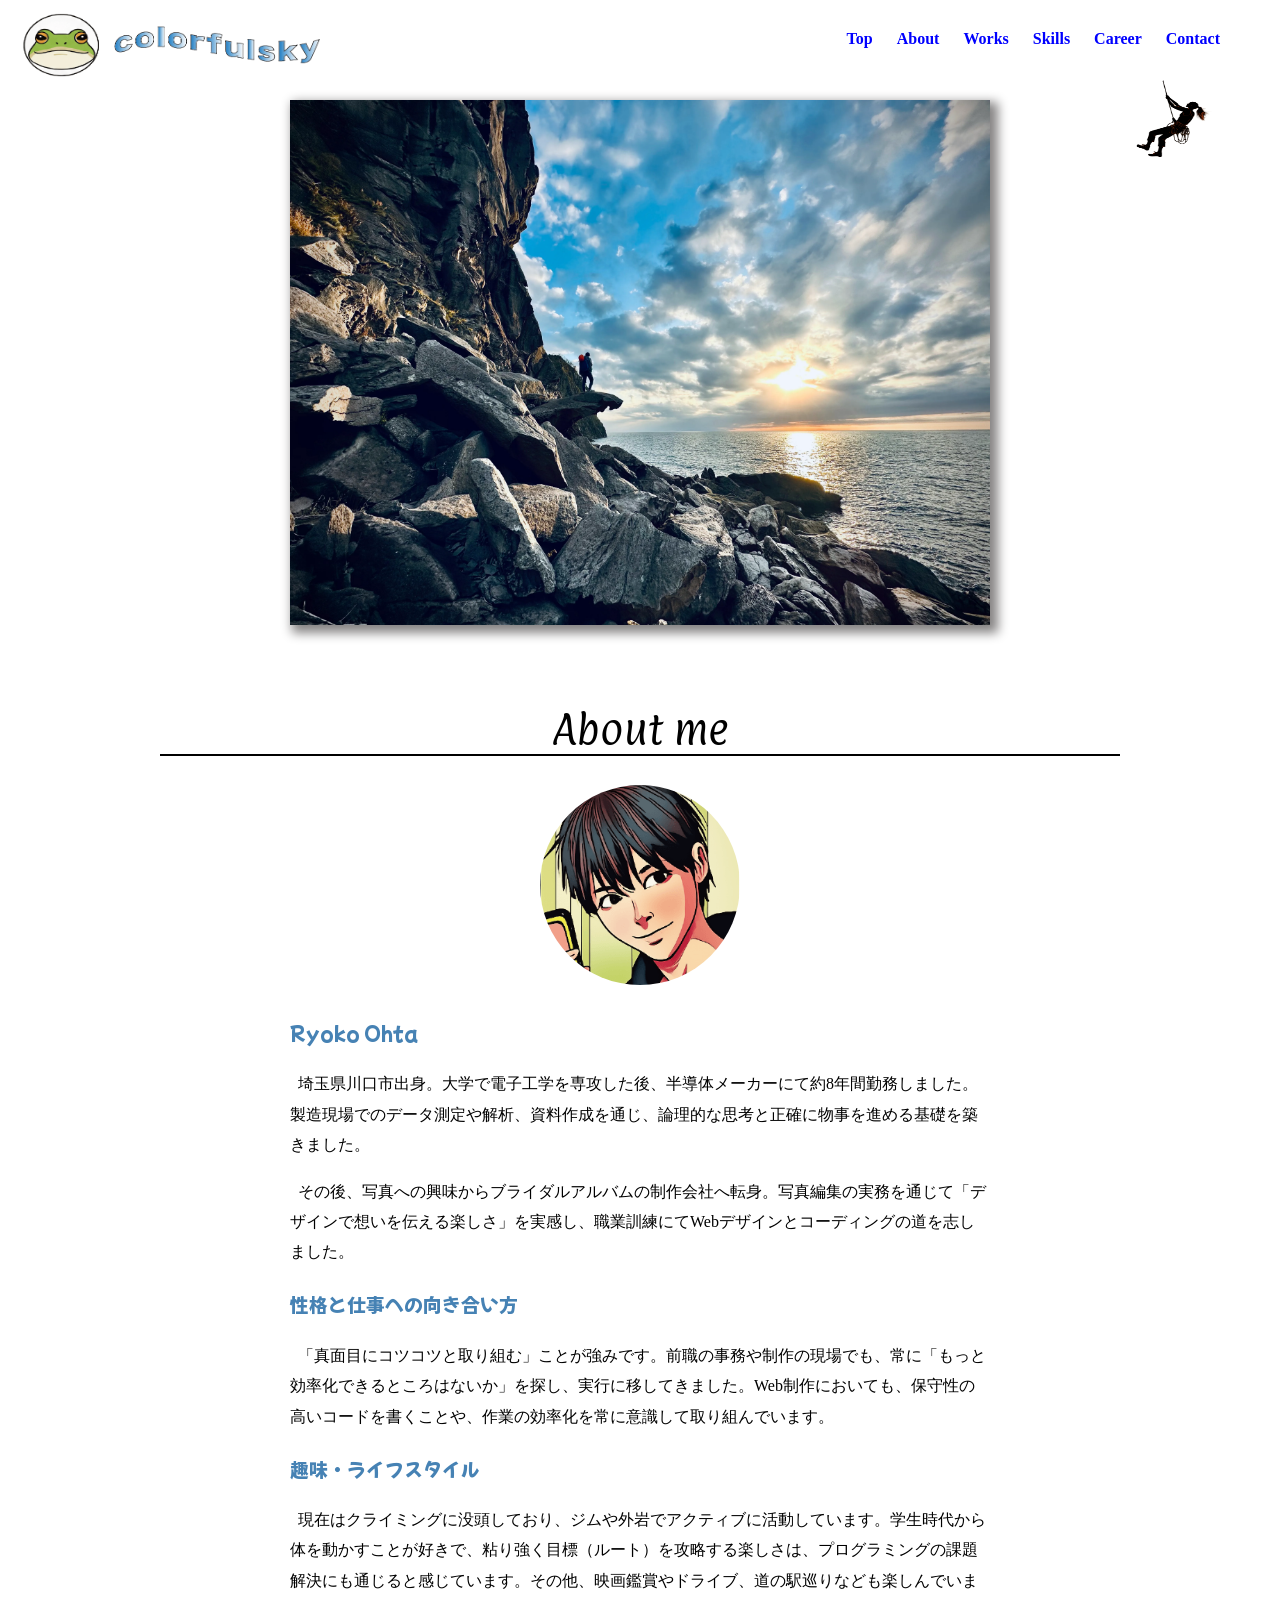
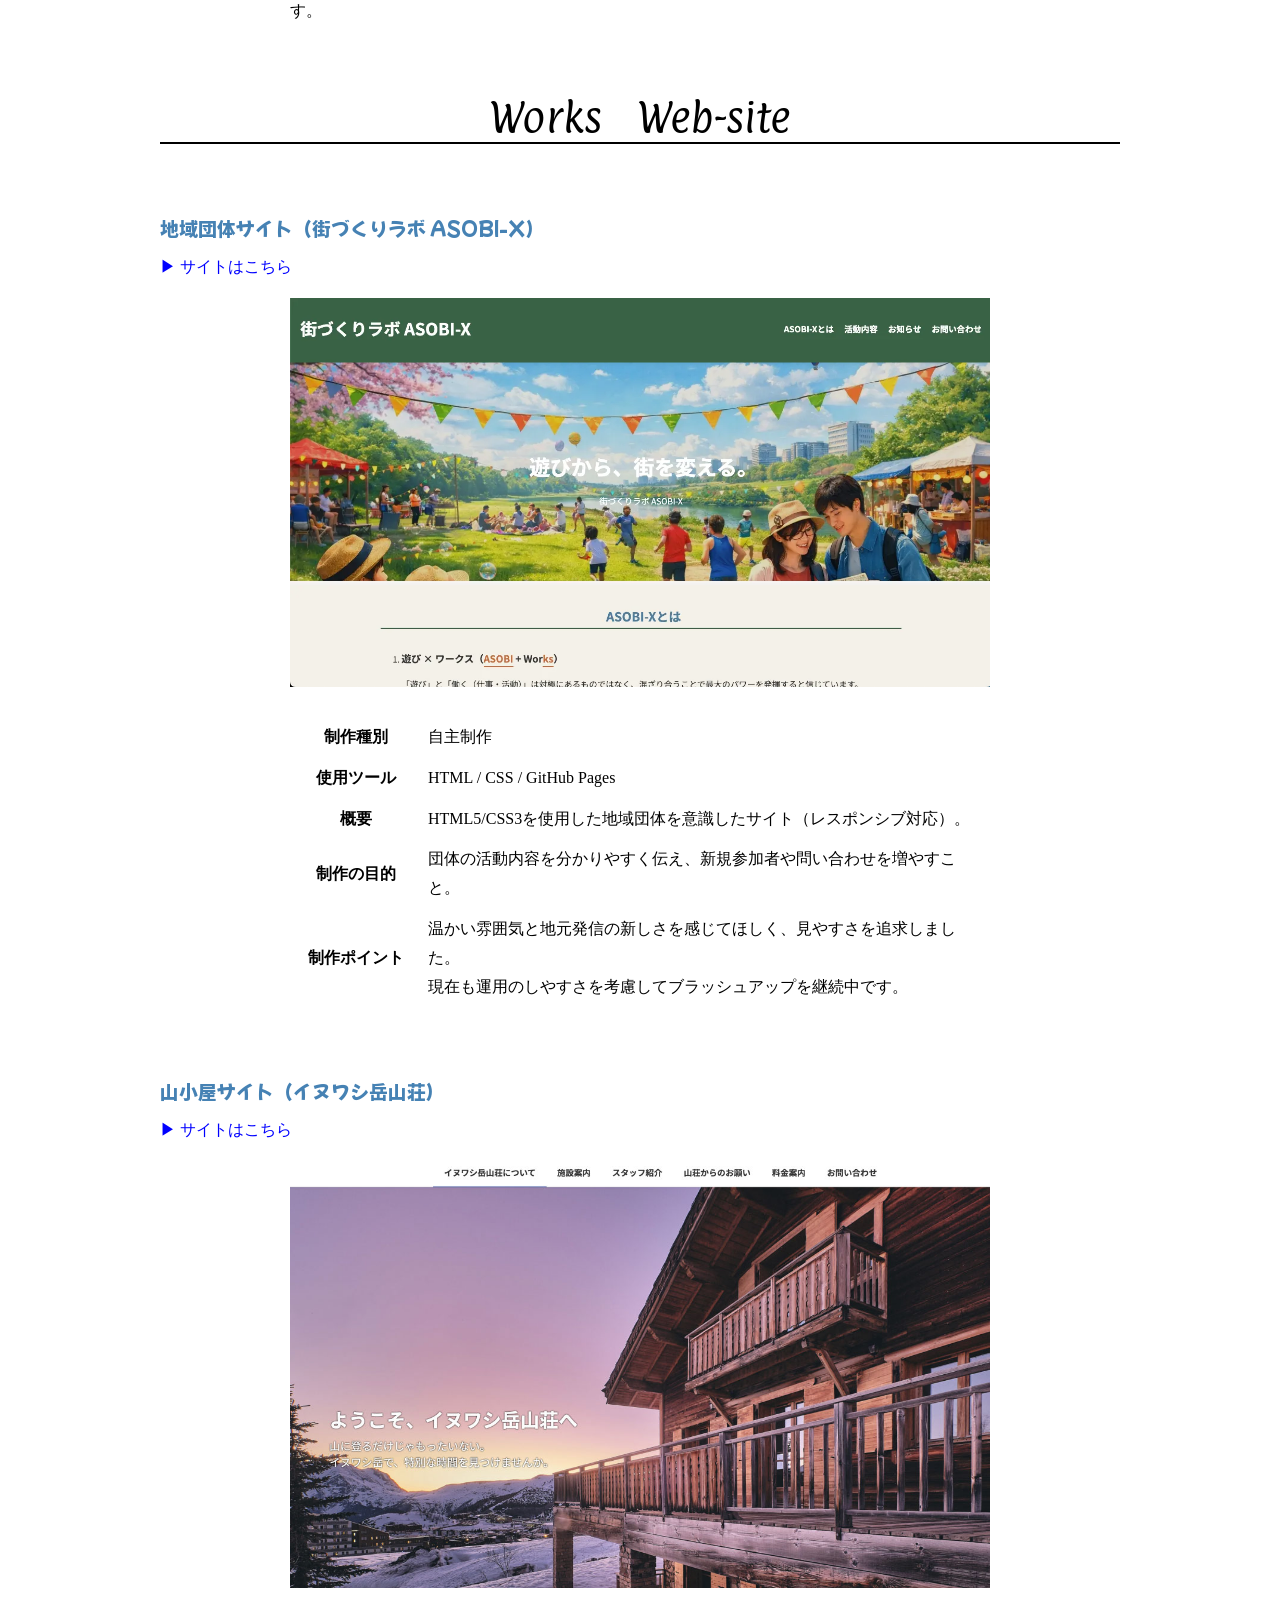
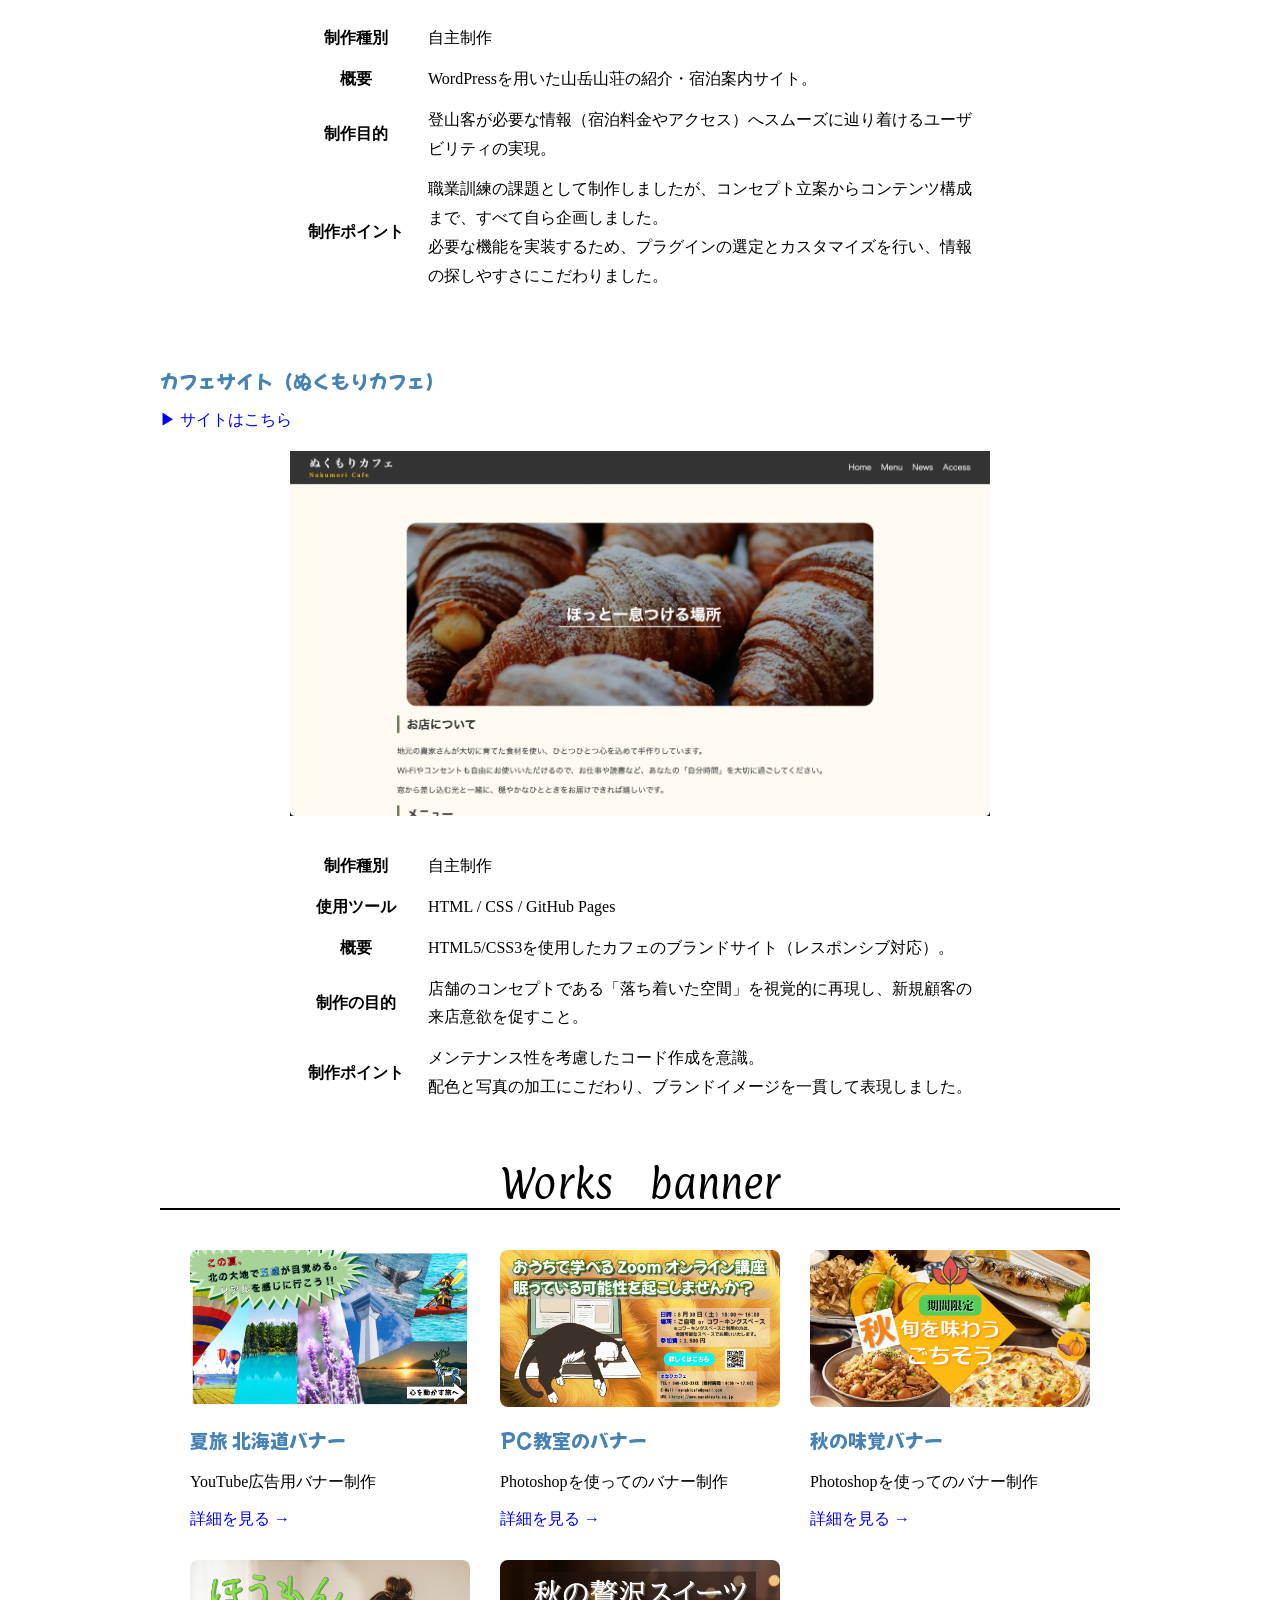
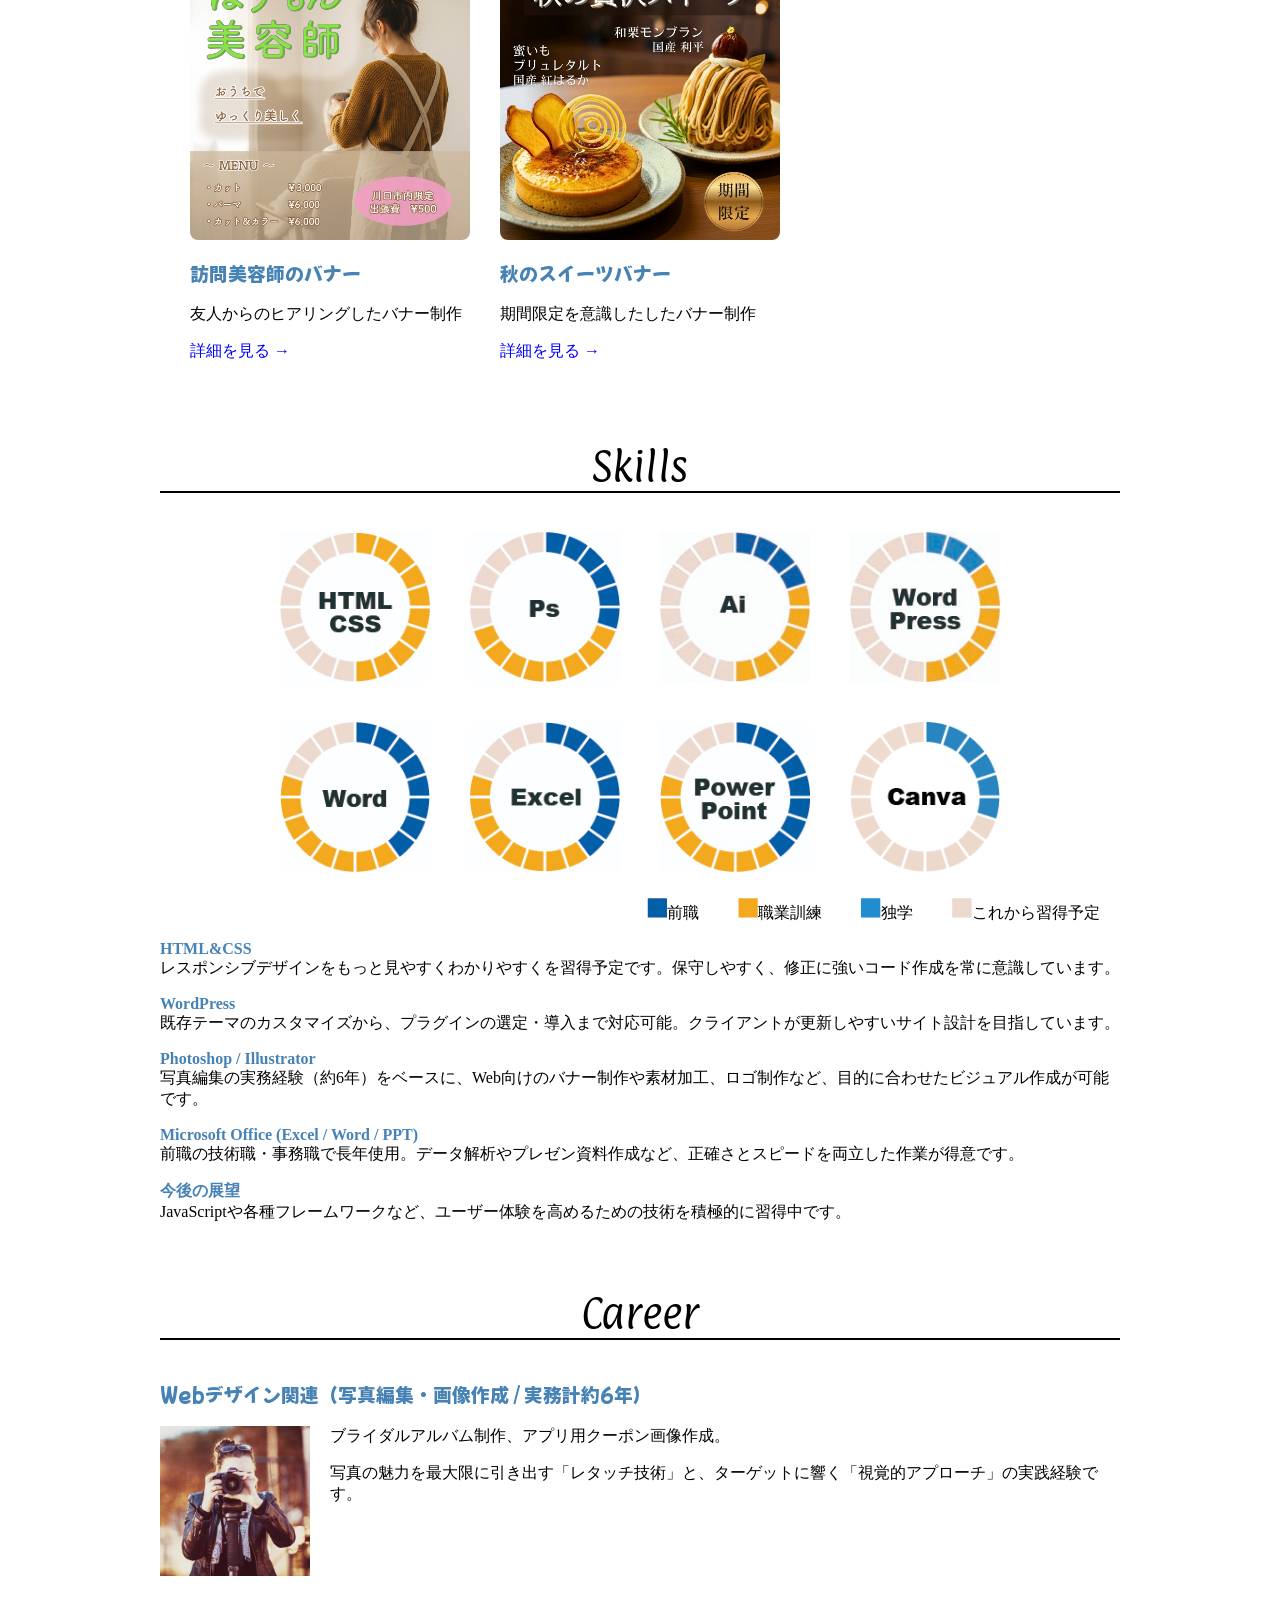
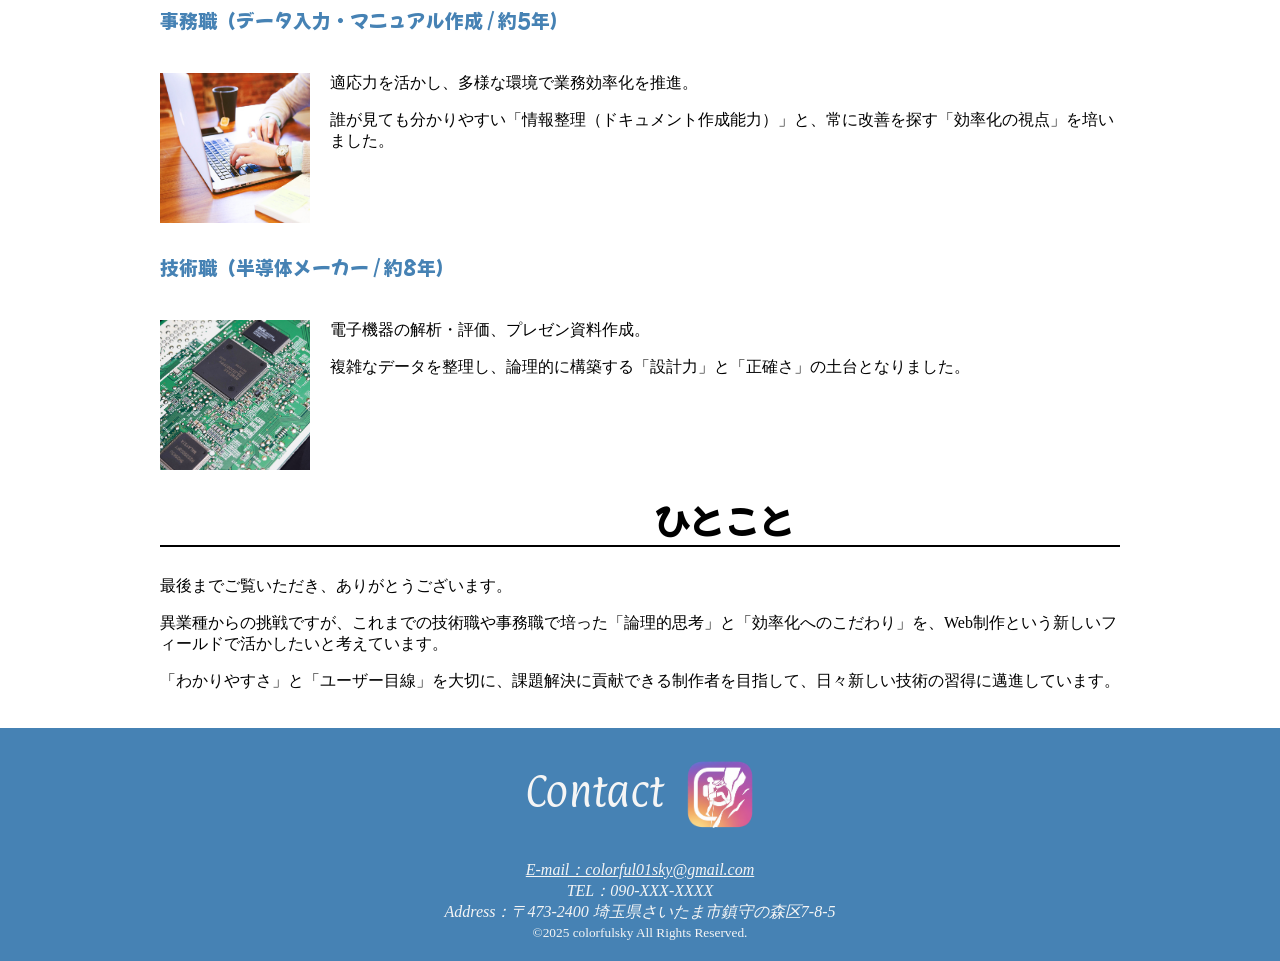
<file: index.html>
<!DOCTYPE html>
<html lang="ja">
<head>
    <meta charset="UTF-8" />
    <title>colorfulsky PORT FOLIO</title>
<!-- ファビコン -->
	<link rel="icon" type="image/png" href="image/flog_logo.png">

<!-- CSSリンク -->
<link rel="stylesheet" href="css/style.css">

<!-- Article h2,footer h2のフォント -->
	<link rel="preconnect" href="https://fonts.googleapis.com">
	<link rel="preconnect" href="https://fonts.gstatic.com" crossorigin>
	<link href="https://fonts.googleapis.com/css2?family=Mochiy+Pop+One&family=Paprika&display=swap" rel="stylesheet">

	<meta name="description" content="こちらは、colorfulskyことRoko Ohtaの個人サイトになります。">
	<meta name="viewport" content="width=device-width">

</head>

<body>
<!-- ヘッダーとナビ表示 -->
<header class="header">
        <a href="index.html"><img src="image/logo4@2x-8.png" width="300" height="70" alt="ロゴ画像" class="logo-img"></a>
    <nav>
        <button class="nav-close" aria-label="メニューを閉じる"></button>

            <ul>
                <li><a href="index.html">Top</a></li>
                <li><a href="#point1">About</a></li>
                <li><a href="#point4">Works</a></li>
                <li><a href="#point3">Skills</a></li>
                <li><a href="#point2">Career</a></li>
                <li><a href="https://forms.gle/TwFuAgfc1x5J4PG37" target="_blank" rel="noopener noreferrer">Contact</a></li>
            </ul>

    <!-- navにハンバーガーを置く設定 -->
        <button class="hamburger" id="hamburger">
                <span></span>
                <span></span>
                <span></span>
        </button>

    </nav>
</header>

<img src="image/climber_down.png" width="100" height="100" alt="クライマーアイコン" class="climber-image" id="climber">

<!-- ↓ここからメイン記事 -->
    <article class="article">
	    <img src="image/climbing1.webp" width="700" height="500" alt="山の写真" class="point-img">

<!-- 自己紹介 -->
    <section id="point1" class="about">
    <h2>About me</h2>

    <div class="about-wrapper">

        <div class="about-left">
            <img src="image/jigazo2-1.png" alt="プロフィール画像" class="profile-img">
        </div>

        <div class="about-text">
            <h3>Ryoko Ohta</h3>
            <p>&nbsp; 埼玉県川口市出身。大学で電子工学を専攻した後、半導体メーカーにて約8年間勤務しました。製造現場でのデータ測定や解析、資料作成を通じ、論理的な思考と正確に物事を進める基礎を築きました。</p>
			<p> &nbsp; その後、写真への興味からブライダルアルバムの制作会社へ転身。写真編集の実務を通じて「デザインで想いを伝える楽しさ」を実感し、職業訓練にてWebデザインとコーディングの道を志しました。</p>
			<h3>性格と仕事への向き合い方</h3>
			<p> &nbsp; 「真面目にコツコツと取り組む」ことが強みです。前職の事務や制作の現場でも、常に「もっと効率化できるところはないか」を探し、実行に移してきました。Web制作においても、保守性の高いコードを書くことや、作業の効率化を常に意識して取り組んでいます。</p>
			<h3>趣味・ライフスタイル</h3>
			<p> &nbsp; 現在はクライミングに没頭しており、ジムや外岩でアクティブに活動しています。学生時代から体を動かすことが好きで、粘り強く目標（ルート）を攻略する楽しさは、プログラミングの課題解決にも通じると感じています。その他、映画鑑賞やドライブ、道の駅巡りなども楽しんでいます。
            </p>
        </div>

        </div>
    </section>


<!-- Works作品入れる -->
	<section>
    <h2><a id="point4">Works &nbsp; Web-site</a></h2>

<!-- community-site -->
	<div class="work-item" onclick="toggleDetails('details-community')">

    <h3>地域団体サイト（街づくりラボ ASOBI-X）</h3>
    <p><a href="https://colorful01sky-creator.github.io/community-site/" target="_blank">▶ サイトはこちら</a></p>

    	<th><img src="image/community-site.webp" width="700" height="400" alt="地域団体サイトの画像"></th>
	</div>


    	<table>
        	<tr><th>制作種別</th><td>自主制作</td></tr>
        	<tr><th>使用ツール</th><td>HTML / CSS / GitHub Pages</td></tr>
        	<tr><th>概要</th>
        	<td>HTML5/CSS3を使用した地域団体を意識したサイト（レスポンシブ対応）。</td></tr>
        	<tr><th>制作の目的</th>
        	<td>団体の活動内容を分かりやすく伝え、新規参加者や問い合わせを増やすこと。
        	</td></tr>
			<tr><th>制作ポイント</th>
        	<td>温かい雰囲気と地元発信の新しさを感じてほしく、見やすさを追求しました。<br>現在も運用のしやすさを考慮してブラッシュアップを継続中です。
        	</td></tr>
    	</table>


<!-- WordPressサイト -->
	<div class="work-item" onclick="toggleDetails('details-inuwashi')">

    <h3>山小屋サイト（イヌワシ岳山荘）</h3>
    <p><a href="https://colorfu01.stars.ne.jp/inuwashidake_sanso/" target="_blank">▶ サイトはこちら</a></p>

    	<th><img src="image/inuwashi_sanso.jpg" width="700" height="400" alt="山小屋サイトの画像"></th>
	</div>


        <table>
            <tr><th>制作種別</th><td>自主制作</td></tr>
            <tr><th>概要</th>
            <td>WordPressを用いた山岳山荘の紹介・宿泊案内サイト。</td>
            </tr>
            <tr><th>制作目的</th>
            <td>登山客が必要な情報（宿泊料金やアクセス）へスムーズに辿り着けるユーザビリティの実現。</td>
            </tr>
            <tr><th>制作ポイント</th>
            <td>職業訓練の課題として制作しましたが、コンセプト立案からコンテンツ構成まで、すべて自ら企画しました。<br>必要な機能を実装するため、プラグインの選定とカスタマイズを行い、情報の探しやすさにこだわりました。</td>
            </tr>
        </table>

<!-- cafe-site -->
	<div class="work-item" onclick="toggleDetails('details-cafe')">

    <h3>カフェサイト（ぬくもりカフェ）</h3>
    <p><a href="https://colorful01sky-creator.github.io/cafe-site/" target="_blank">▶ サイトはこちら</a></p>

    	<th><img src="image/cafe-site.webp" width="700" height="400" alt="カフェサイトの画像"></th>
	</div>

    	<table>
        	<tr>
				<th>制作種別</th>
				<td>自主制作</td></tr>
        	<tr>
				<th>使用ツール</th><td>HTML / CSS / GitHub Pages</td></tr>
        	<tr>
				<th>概要</th>
        		<td>HTML5/CSS3を使用したカフェのブランドサイト（レスポンシブ対応）。</td></tr>
        	<tr>
				<th>制作の目的</th>
        	<td>店舗のコンセプトである「落ち着いた空間」を視覚的に再現し、新規顧客の来店意欲を促すこと。
        	</td></tr>
        	<tr>
				<th>制作ポイント</th>
        	<td>メンテナンス性を考慮したコード作成を意識。<br>配色と写真の加工にこだわり、ブランドイメージを一貫して表現しました。
        	</td></tr>
    	</table>

<!-- バナー紹介 -->
    <h2><a id="point5">Works &nbsp; banner</a></h2>
    <div class="works-grid">

    <div class="work-card wide">
        <a href="banner.html#banner-hokkaido" class="img-link">
        <img src="image/kadai_banner.jpg" alt="北海道のイメージ"></a>
        <h3>夏旅 北海道バナー</h3>
        <p>YouTube広告用バナー制作</p>
        <a href="banner.html#banner-hokkaido" class="detail-link" target="_blank" rel="noopener noreferrer">詳細を見る →</a>
    </div>


    <div class="work-card wide">
        <a href="banner.html#banner-pcschool" class="img-link">
        <img src="image/kadai_banner2.png" alt="PC教室の案内"></a>
        <h3>PC教室のバナー</h3>
        <p>Photoshopを使ってのバナー制作</p>
        <a href="banner.html#banner-pcschool" class="detail-link" target="_blank" rel="noopener noreferrer">詳細を見る →</a>
    </div>


    <div class="work-card wide">
            <a href="banner.html#banner-mikaku" class="img-link">
        <img src="image/autumn_mikaku.jpg" alt="秋の味覚のイメージ"></a>
        <h3>秋の味覚バナー</h3>
        <p>Photoshopを使ってのバナー制作</p>
        <a href="banner.html#banner-mikaku" class="detail-link" target="_blank" rel="noopener noreferrer">詳細を見る →</a>
    </div>


    <div class="work-card square">
        <a href="banner.html#banner-biyoushi" class="img-link">
        <img src="image/biyoushi_1.jpg" alt="訪問美容師"></a>
        <h3>訪問美容師のバナー</h3>
        <p>友人からのヒアリングしたバナー制作</p>
        <a href="banner.html#banner-biyoushi" class="detail-link" target="_blank" rel="noopener noreferrer">詳細を見る →</a>
    </div>


    <div class="work-card square">
        <a href="banner.html#banner-sweets" class="img-link">
        <img src="image/autumn_sweets.webp" alt="秋のsweets"></a>
        <h3>秋のスイーツバナー</h3>
        <p>期間限定を意識したしたバナー制作</p>
        <a href="banner.html#banner-sweets" class="detail-link" target="_blank" rel="noopener noreferrer">詳細を見る →</a>
    </div>
    </div>


    <!-- Skillのパラメータと補足 -->
        <section>
		<!-- About meの回り込み解除とリンク先 -->
            <h2><a id="point3">Skills</a></h2>
            <div class="icon-container">
                <div class="icon-item"><img src="image/html_css.jpg" width="150" height="150" alt="HTMLアイコン"></div>
                <div class="icon-item"><img src="image/PS.jpg" width="150" height="150" alt="Photoshopアイコン"></div>
                <div class="icon-item"><img src="image/Ai.jpg" width="150" height="150" alt="Illustratorアイコン"></div>
                <div class="icon-item"><img src="image/wordpress.jpg" width="150" height="150" alt="WordPressアイコン"></div>
                <div class="icon-item"><img src="image/word.jpg" width="150" height="150" alt="Wordアイコン"></div>
                <div class="icon-item"><img src="image/Excel.jpg" width="150" height="150" alt="Excelアイコン"></div>
                <div class="icon-item"><img src="image/powerpoint.jpg" width="150" height="150" alt="PowerPointアイコン"></div>
                <div class="icon-item"><img src="image/canva.png" width="150" height="150" alt="Canvaアイコン"></div>
            </div>

             <ul class="skill-list">
                <li><img src="image/zenshoku.jpg" width="20" height="20" alt="青色アイコン">前職</li>
                <li><img src="image/kunren.jpg" width="20" height="20" alt="橙アイコン">職業訓練</li>
                <li><img src="image/dokugaku.png" width="20" height="20" alt="薄い青">独学</li>
				<li><img src="image/michisu.jpg" width="20" height="20" alt="ベージュアイコン">これから習得予定</li>
           </ul>
		<div class="skills-strong">
            <p><strong>HTML&CSS</strong><br>
				レスポンシブデザインをもっと見やすくわかりやすくを習得予定です。保守しやすく、修正に強いコード作成を常に意識しています。</p>

			<p><strong>WordPress</strong><br>既存テーマのカスタマイズから、プラグインの選定・導入まで対応可能。クライアントが更新しやすいサイト設計を目指しています。</p>

			<p><strong>Photoshop / Illustrator</strong><br>写真編集の実務経験（約6年）をベースに、Web向けのバナー制作や素材加工、ロゴ制作など、目的に合わせたビジュアル作成が可能です。</p>

			<p><strong>Microsoft Office (Excel / Word / PPT)</strong><br>前職の技術職・事務職で長年使用。データ解析やプレゼン資料作成など、正確さとスピードを両立した作業が得意です。</p>

			<p><strong>今後の展望</strong><br>JavaScriptや各種フレームワークなど、ユーザー体験を高めるための技術を積極的に習得中です。</p>
		</div>

        </section>


    <!-- 軽く職歴の紹介 -->
    <section>
        <h2 class="career"><a id="point2">Career</a></h2>
        <h3>Webデザイン関連（写真編集・画像作成 / 実務計約6年）</h3>
			<img src="image/design.jpg" width="150" height="150" alt="写真のイメージ" class="point-img3">
                <p>ブライダルアルバム制作、アプリ用クーポン画像作成。</p>
				<p>写真の魅力を最大限に引き出す「レタッチ技術」と、ターゲットに響く「視覚的アプローチ」の実践経験です。</p>

        <h3 class="career">事務職（データ入力・マニュアル作成 / 約5年）</h3>
			<img src="image/jimushoku.jpg" width="150" height="150" alt="事務のイメージ" class="point-img3">
                <p>適応力を活かし、多様な環境で業務効率化を推進。</p>
				<p>誰が見ても分かりやすい「情報整理（ドキュメント作成能力）」と、常に改善を探す「効率化の視点」を培いました。</p>

        <h3 class="career">技術職（半導体メーカー / 約8年）</h3>
			<img src="image/gijutushoku.jpg" width="150" height="150" alt="半導体のイメージ" class="point-img3">
                <p>電子機器の解析・評価、プレゼン資料作成。</p>
   				<p>複雑なデータを整理し、論理的に構築する「設計力」と「正確さ」の土台となりました。</p>
        </section>


    <!-- ひとこと -->
        <section>
            <h2 class="font">ひとこと</h2>
            <p>最後までご覧いただき、ありがとうございます。</p>
            <p>異業種からの挑戦ですが、これまでの技術職や事務職で培った「論理的思考」と「効率化へのこだわり」を、Web制作という新しいフィールドで活かしたいと考えています。</p>
            <p>「わかりやすさ」と「ユーザー目線」を大切に、課題解決に貢献できる制作者を目指して、日々新しい技術の習得に邁進しています。</p>
        </section>

   </article>
<!-- ↑ここまでメイン記事 -->

<!-- ここからフッター -->
   <footer id="footer">
	<h2>Contact
        <a href="https://www.instagram.com/colorfulsky_design/" target="_blank" class="instagram-icon-link">
            <img src="image/insta_climer.png" alt="Instagramアイコン" class="instagram-icon">
        </a>
    </h2>
	 <address>
        <a href="mailto:colorful01sky@gmail.com?subject=ポートフォリオサイトからの問い合わせ">E-mail：colorful01sky@gmail.com</a><br>
            TEL：090-XXX-XXXX<br>
            Address：〒473-2400 埼玉県さいたま市鎮守の森区7-8-5
        </address>
        <small>&copy;2025 colorfulsky All Rights Reserved.</small>
    </footer>
<!-- ここまでフッター -->


<script>
  const hamburger = document.getElementById("hamburger");
const navMenu = document.querySelector("nav ul");

  // ハンバーガーの開閉
  hamburger.addEventListener("click", () => {
  hamburger.classList.toggle("active");
  navMenu.classList.toggle("active");
  body.classList.toggle("menu-open"); // 背景を暗くするクラスを付け外し
  });

  const closeBtn = document.querySelector(".nav-close");

  closeBtn.addEventListener("click", () => {
  hamburger.classList.remove("active");
  navMenu.classList.remove("active");
  body.classList.remove("menu-open");
});

  // リンクをクリックしたら閉じる
  const navLinks = document.querySelectorAll("nav ul a");
  navLinks.forEach(link => {
  link.addEventListener("click", () => {
  hamburger.classList.remove("active");
  navMenu.classList.remove("active");
  body.classList.remove("menu-open"); // ここでもクラスを外す
  });
    });


// 詳細を表示・非表示にする関数
function toggleDetails(detailsId) {
    var clickedDetails = document.getElementById(detailsId);


    // クリックされた詳細の表示・非表示を切り替える
    clickedDetails.classList.toggle('is-visible');
}
</script>


<!-- クライマーの動き javascript -->
<script>
    // クライマーの画像要素とフッターの要素を取得します
    const climberImage = document.getElementById('climber');
    const footer = document.getElementById('footer');

    // 画像の初期位置と差し替え用の画像のURLを設定します
    const initialTop = 80;
    const initialImageSrc = 'image/climber_down.png';
    const finalImageSrc = 'image/Climb_goal.png';

    // スクロールイベントを監視する関数
    function handleScroll() {
        // 現在のスクロール量（縦方向）を取得します
        const scrollY = window.scrollY || document.documentElement.scrollTop;

        // ページのコンテンツ全体の高さを取得します
        const bodyHeight = document.body.scrollHeight;

        // ブラウザの表示領域の高さを取得します
        const windowHeight = window.innerHeight;

        // スクロール可能な最大の高さを計算します
        const maxScrollHeight = bodyHeight - windowHeight;

        // スクロール位置の割合を計算 (0から1までの値)
        const scrollRatio = maxScrollHeight > 0 ? scrollY / maxScrollHeight : 0;

        // クライマーの最終着地点を計算
        // クライマーの画像の高さとフッターの高さを考慮
        const finalClimberTop = windowHeight - footer.offsetHeight - climberImage.clientHeight;

        // クライマーが移動できる距離を計算 (初期位置から最終着地点まで)
        const travelDistance = finalClimberTop - initialTop;

        // スクロール割合に応じて新しいクライマーの位置を計算します
        let newTop = initialTop + travelDistance * scrollRatio;

        // 画像切り替えの条件を、フッターが見えたときに変更
        if (footer.offsetTop <= scrollY + windowHeight) {
            climberImage.src = finalImageSrc;
            newTop = finalClimberTop; // 着地位置に固定
            // 着地した時に'top-link'クラスを追加する
            climberImage.classList.add('top-link'); // これが大事な行だよ！
        } else {
            climberImage.src = initialImageSrc;
            // 着地していない時は'top-link'クラスを削除する
            climberImage.classList.remove('top-link');
        }

        // 新しい位置をクライマー画像に適用
        climberImage.style.top = newTop + 'px';
    }

    // スクロールイベントが発生するたびに、関数を実行
    window.addEventListener('scroll', handleScroll);

    // クライマーの画像がクリックされた時のイベントを設定
    climberImage.addEventListener('click', function() {
        // クライマーが着地（ゴール）しているかチェックする
        if (this.classList.contains('top-link')) {
            // スムーズにページのトップへスクロールする
            window.scrollTo({
                top: 0,
                behavior: 'smooth'
            });
        }
    });

</script>

</body>
</html>
</file>
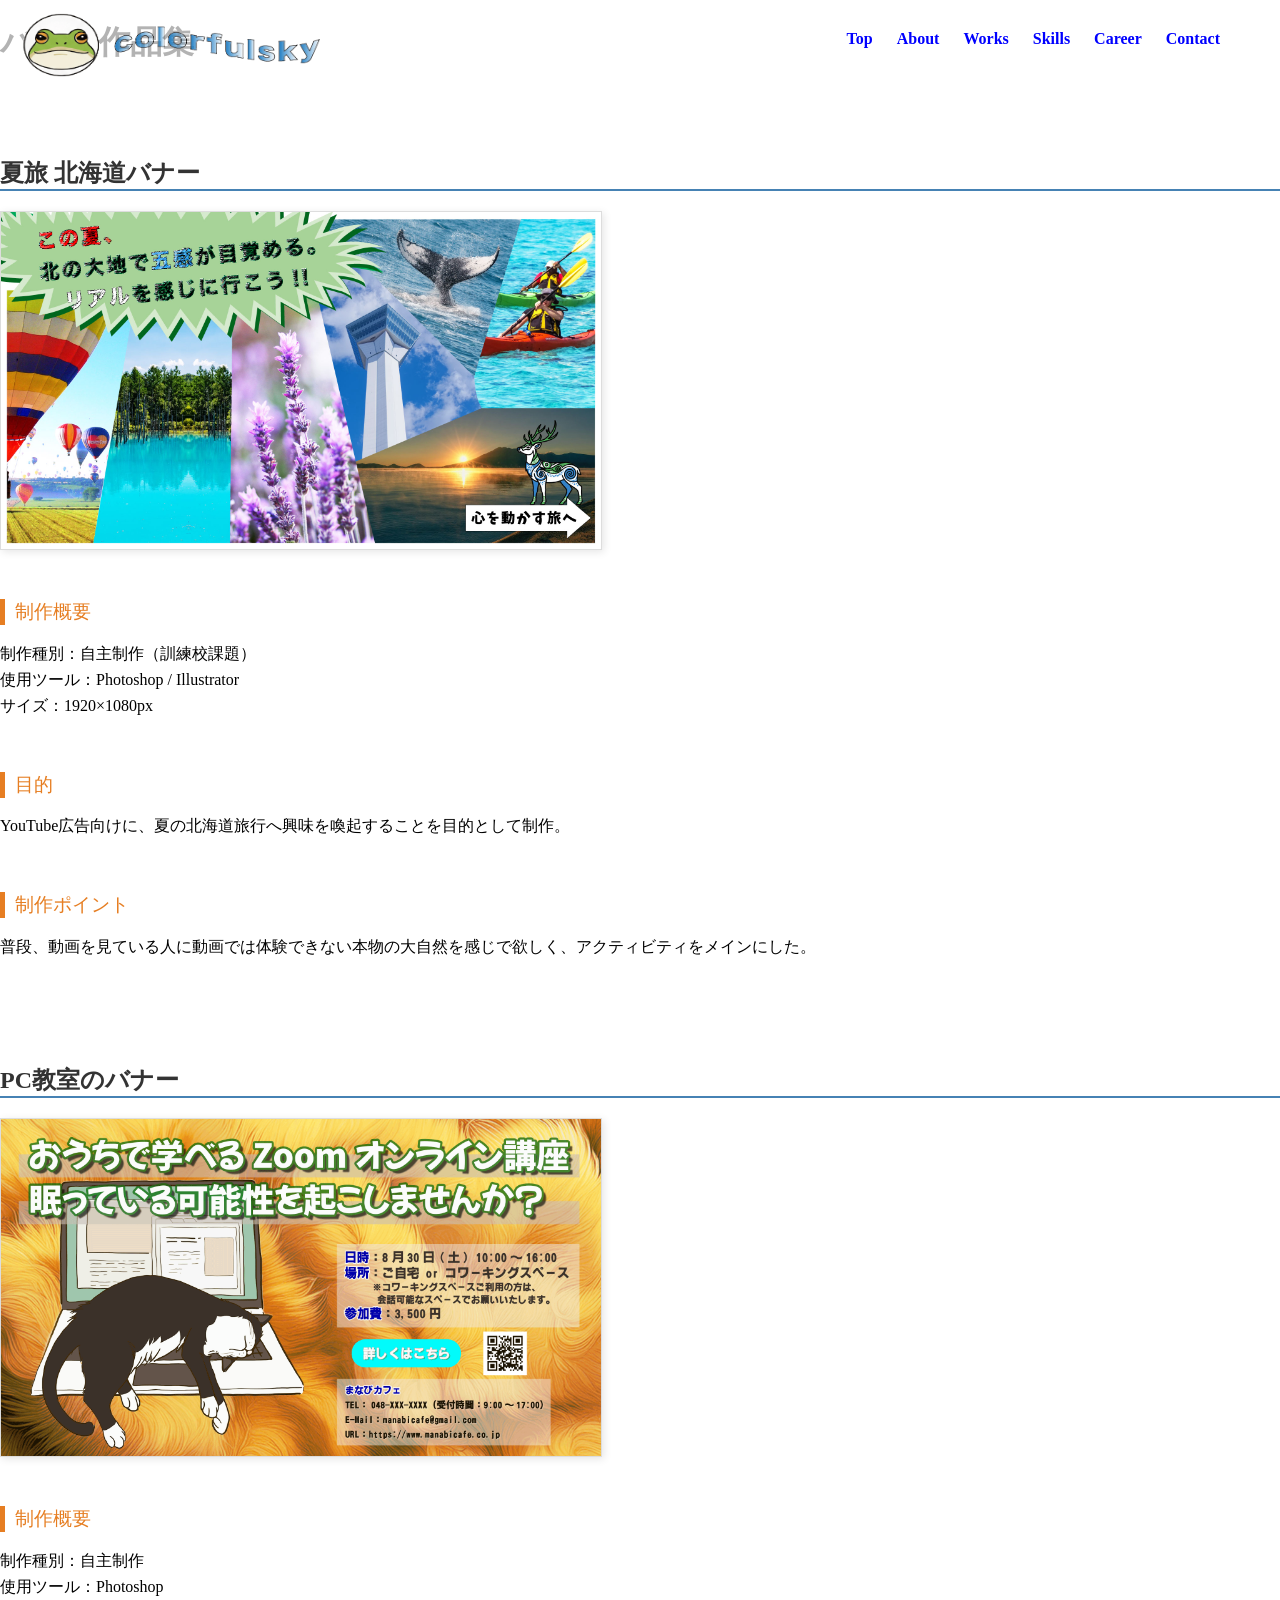
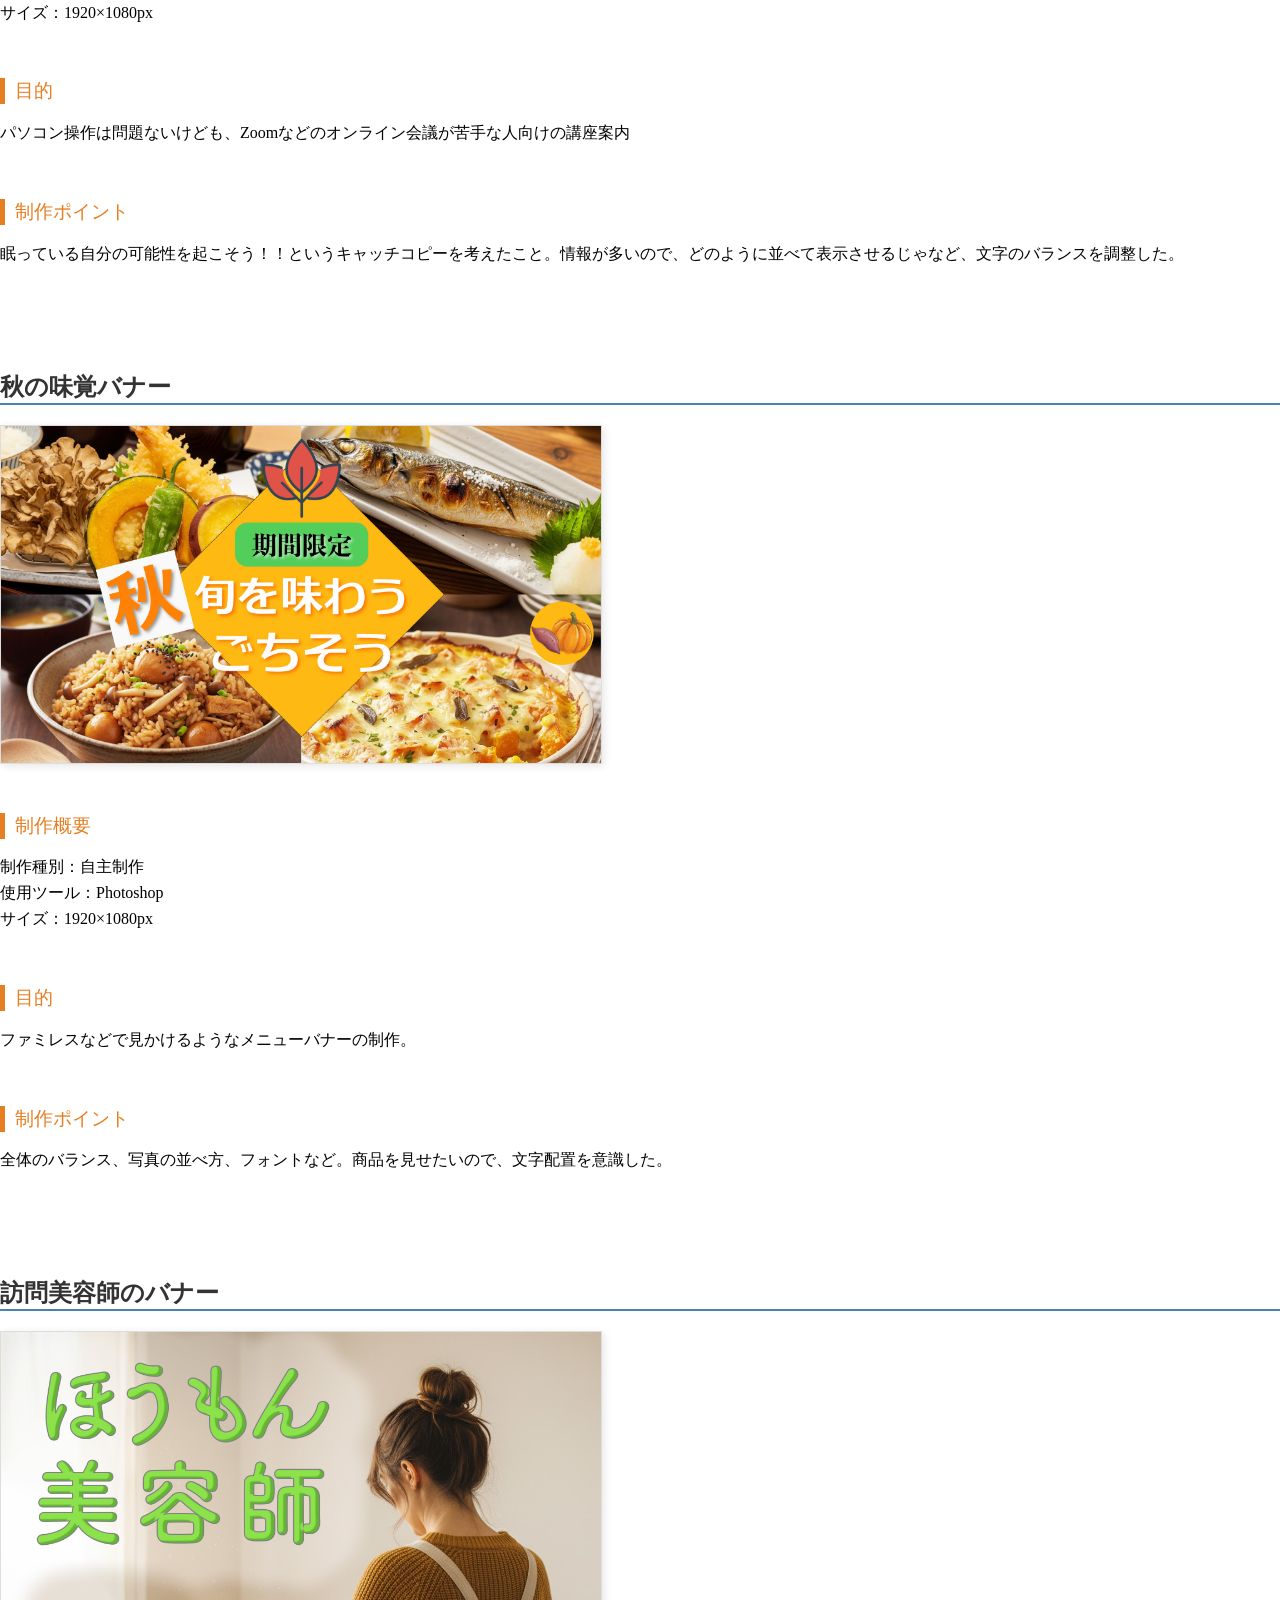
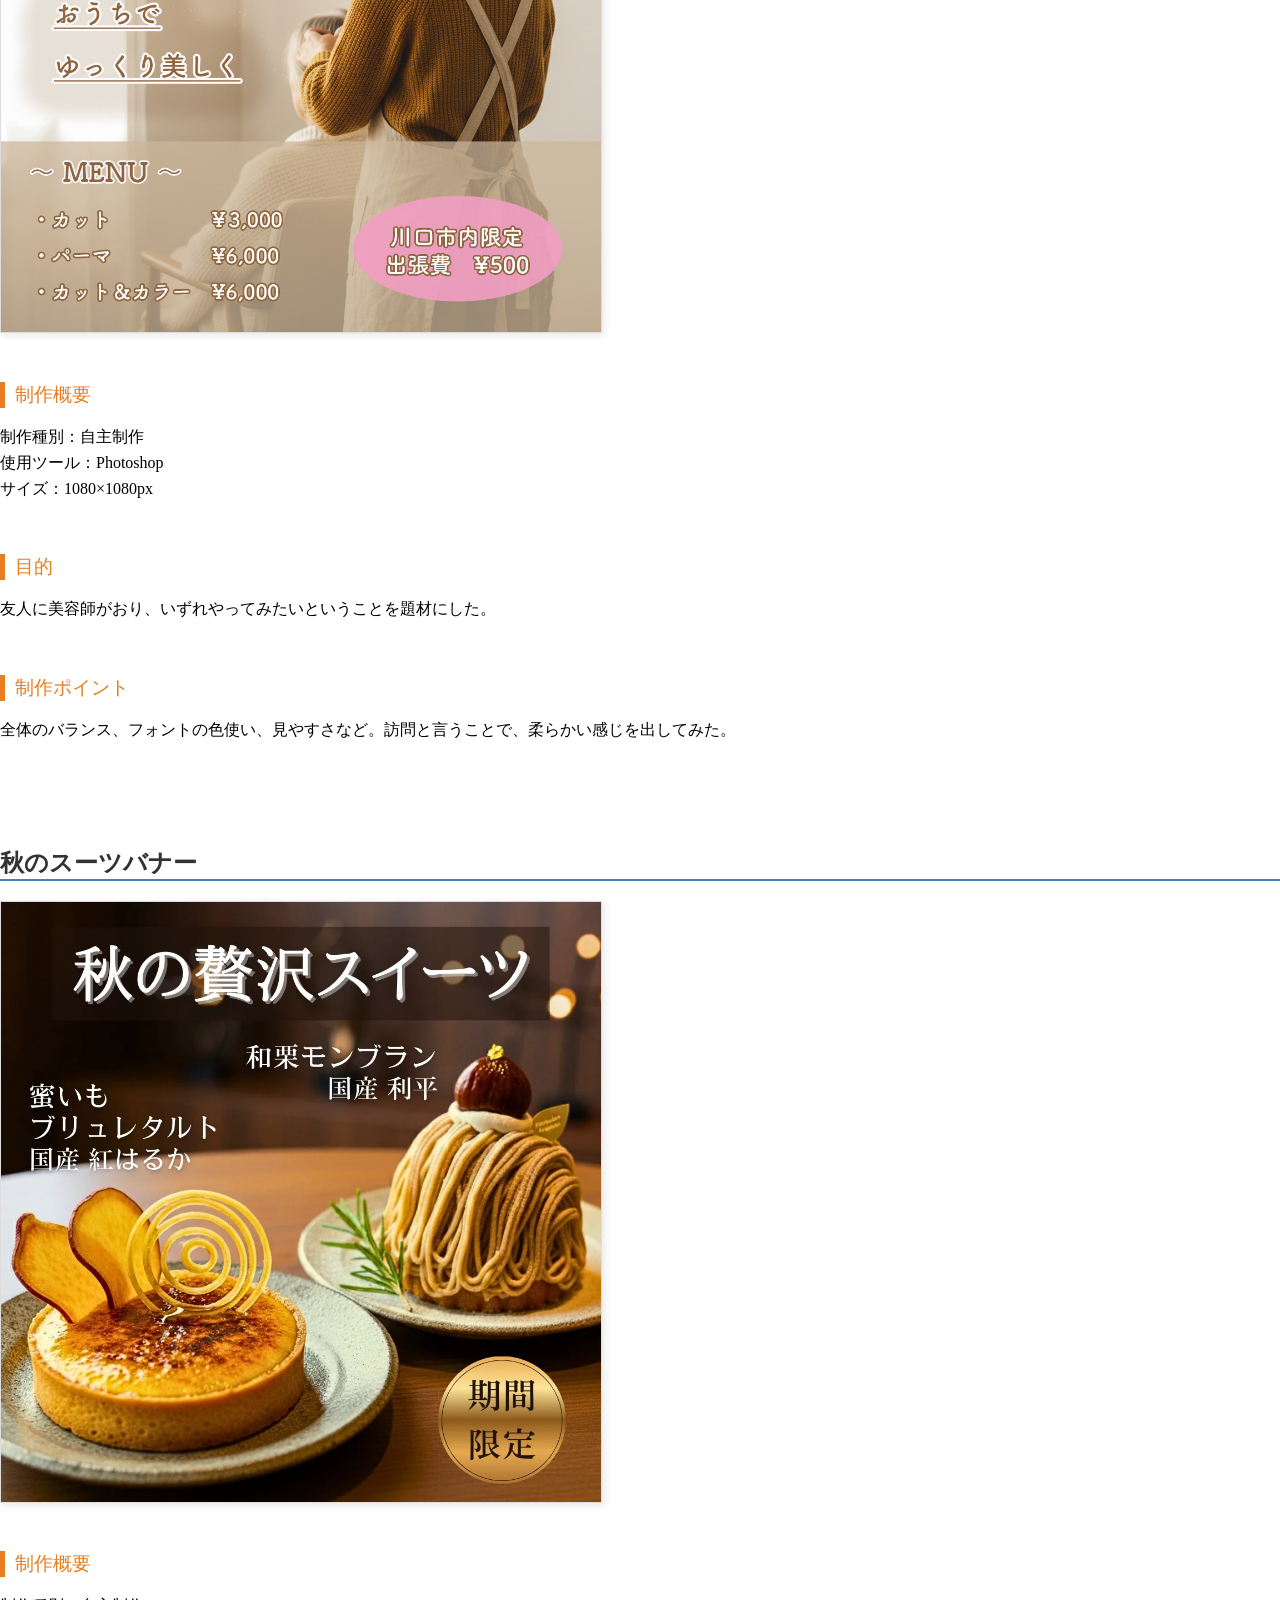
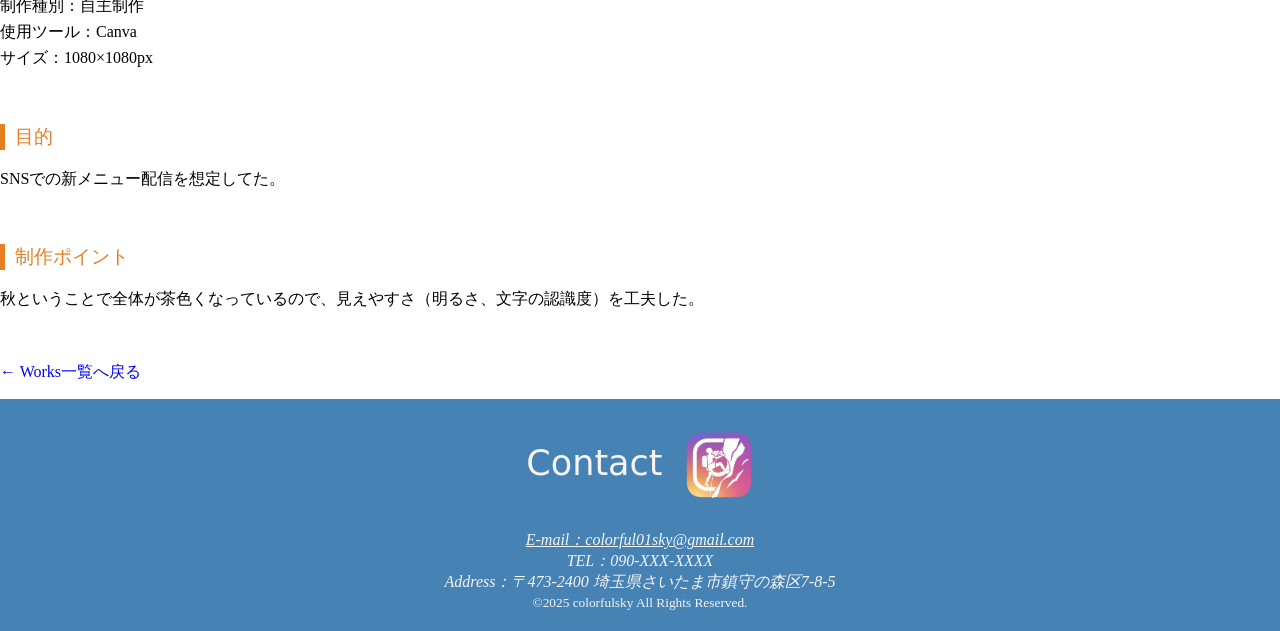
<file: banner.html>
<!DOCTYPE html>
<html lang="ja">

<head>
    <meta charset="UTF-8">
    <title>バナー作品集 | Works</title>
    <link rel="stylesheet" href="css/style.css">
    <meta name="viewport" content="width=device-width">
</head>

<body>
<!-- ヘッダーとナビ表示 -->
<header class="header">
    <a href="index.html"><img src="image/logo4@2x-8.png" width="300" height="70" alt="ロゴ画像" class="logo-img"></a>

    <nav>
        <button class="nav-close" aria-label="メニューを閉じる"></button>

            <ul>
                <li><a href="index.html">Top</a></li>
                <li><a href="#point1">About</a></li>
                <li><a href="#point4">Works</a></li>
                <li><a href="#point3">Skills</a></li>
                <li><a href="#point2">Career</a></li>
                <li><a href="https://forms.gle/TwFuAgfc1x5J4PG37" target="_blank" rel="noopener noreferrer">Contact</a></li>

            </ul>
    <!-- navにハンバーガーを置く設定 -->
        <button class="hamburger" id="hamburger">
                <span></span>
                <span></span>
                <span></span>
        </button>

    </nav>
</header>


    <h1>バナー作品集</h1>
<main class="work-detail">

<!-- 北海道バナー -->
<section class="work-block" id="banner-hokkaido">
        <h2>夏旅 北海道バナー</h2>
        <img src="image/kadai_banner.jpg" alt="北海道のイメージ">
    <section class="work-info">
        <h3>制作概要</h3>
        <ul>
            <li>制作種別：自主制作（訓練校課題）</li>
            <li>使用ツール：Photoshop / Illustrator</li>
            <li>サイズ：1920×1080px</li>
        </ul>
    </section>

    <section>
        <h3>目的</h3>
        <p>
            YouTube広告向けに、夏の北海道旅行へ興味を喚起することを目的として制作。
        </p>
    </section>

    <section>
        <h3>制作ポイント</h3>
        <p>
            普段、動画を見ている人に動画では体験できない本物の大自然を感じで欲しく、アクティビティをメインにした。
        </p>
    </section>
</section>


<!-- PC教室のバナー -->
<section class="work-block" id="banner-pcschool">
        <h2>PC教室のバナー</h2>
        <img src="image/kadai_banner2.png" alt="PC教室のイメージ">
    <section class="work-info">
        <h3>制作概要</h3>
        <ul>
            <li>制作種別：自主制作</li>
            <li>使用ツール：Photoshop</li>
            <li>サイズ：1920×1080px</li>
        </ul>
    </section>

    <section>
        <h3>目的</h3>
        <p>
            パソコン操作は問題ないけども、Zoomなどのオンライン会議が苦手な人向けの講座案内
        </p>
    </section>

    <section>
        <h3>制作ポイント</h3>
        <p>
            眠っている自分の可能性を起こそう！！というキャッチコピーを考えたこと。情報が多いので、どのように並べて表示させるじゃなど、文字のバランスを調整した。
        </p>
    </section>
</section>

<!-- 秋の味覚バナー -->
<section class="work-block" id="banner-mikaku">
        <h2>秋の味覚バナー</h2>
        <img src="image/autumn_mikaku.jpg" alt="秋の味覚のイメージ">
    <section class="work-info">
        <h3>制作概要</h3>
        <ul>
            <li>制作種別：自主制作</li>
            <li>使用ツール：Photoshop</li>
            <li>サイズ：1920×1080px</li>
        </ul>
    </section>

    <section>
        <h3>目的</h3>
        <p>
            ファミレスなどで見かけるようなメニューバナーの制作。
        </p>
    </section>

    <section>
        <h3>制作ポイント</h3>
        <p>
            全体のバランス、写真の並べ方、フォントなど。商品を見せたいので、文字配置を意識した。
        </p>
    </section>
</section>

<!-- 訪問美容師バナー -->
<section class="work-block" id="banner-biyoushi">
        <h2>訪問美容師のバナー</h2>
        <img src="image/biyoushi_1.jpg" alt="美容師のイメージ">
    <section class="work-info">
        <h3>制作概要</h3>
        <ul>
            <li>制作種別：自主制作</li>
            <li>使用ツール：Photoshop</li>
            <li>サイズ：1080×1080px</li>
        </ul>
    </section>

    <section>
        <h3>目的</h3>
        <p>
            友人に美容師がおり、いずれやってみたいということを題材にした。
        </p>
    </section>

    <section>
        <h3>制作ポイント</h3>
        <p>
            全体のバランス、フォントの色使い、見やすさなど。訪問と言うことで、柔らかい感じを出してみた。
        </p>
    </section>
</section>

<!-- 秋のスーツバナー -->
<section class="work-block" id="banner-sweets">
        <h2>秋のスーツバナー</h2>
        <img src="image/autumn_sweets.webp" alt="秋のスイーツのイメージ">
    <section class="work-info">
        <h3>制作概要</h3>
        <ul>
            <li>制作種別：自主制作</li>
            <li>使用ツール：Canva</li>
            <li>サイズ：1080×1080px</li>
        </ul>
    </section>

    <section>
        <h3>目的</h3>
        <p>
            SNSでの新メニュー配信を想定してた。
        </p>
    </section>

    <section>
        <h3>制作ポイント</h3>
        <p>
            秋ということで全体が茶色くなっているので、見えやすさ（明るさ、文字の認識度）を工夫した。
        </p>
    </section>
</section>


    <p><a href="index.html">← Works一覧へ戻る</a></p>

</main>

   <footer id="footer">
	<h2>Contact
        <a href="https://www.instagram.com/colorfulsky_design/" target="_blank" class="instagram-icon-link">
            <img src="image/insta_climer.png" alt="Instagramアイコン" class="instagram-icon">
        </a>
    </h2>
	 <address><a href="mailto:colorful01sky@gmail.com?subject=ポートフォリオサイトからの問い合わせ">E-mail：colorful01sky@gmail.com</a><br>
            TEL：090-XXX-XXXX<br>
            Address：〒473-2400 埼玉県さいたま市鎮守の森区7-8-5</address>
        <small>&copy;2025 colorfulsky All Rights Reserved.</small>
    </footer>

    <script>
  const hamburger = document.getElementById("hamburger");
const navMenu = document.querySelector("nav ul");

  // ハンバーガーの開閉
  hamburger.addEventListener("click", () => {
  hamburger.classList.toggle("active");
  navMenu.classList.toggle("active");
  body.classList.toggle("menu-open"); // 背景を暗くするクラスを付け外し
  });

  const closeBtn = document.querySelector(".nav-close");

  closeBtn.addEventListener("click", () => {
  hamburger.classList.remove("active");
  navMenu.classList.remove("active");
  body.classList.remove("menu-open");
});

  // リンクをクリックしたら閉じる
  const navLinks = document.querySelectorAll("nav ul a");
  navLinks.forEach(link => {
  link.addEventListener("click", () => {
  hamburger.classList.remove("active");
  navMenu.classList.remove("active");
  body.classList.remove("menu-open"); // ここでもクラスを外す
  });
    });
</script>

</body>
</html>
</file>
<file: css/style.css>
@charset "utf-8";

/* --- 全体・基本設定 --- */
body{
    font-family:"メイリオ","Hiragino Sans","sans-serif";
    margin: 0;
    padding: 0;
}
/* Google Fonts */
article h2, footer h2{
    font-family: "Paprika", system-ui;
    font-weight: 400;
    font-style: normal;
    font-size: 35px;
}
.font, h3, .sub-h1 {
    font-family: "Mochiy Pop One", sans-serif;
    font-weight: 400;
    font-style: normal;
}
h3 {
    color:steelblue;
}

/* --- ヘッダー --- */
.header {          /* ヘッダー固定 */
    position: fixed;
    top: 0;
    left: 0;
    width: 100%;
    background-color: rgba(255, 255, 255, 0.7);
    z-index: 1000;
}
header h2{
    padding-left:100px;
}
header img{
    margin-left: 20px;
    margin-top: 10px;
}
.logo-img{             /* ヘッダーのロゴ回り込み */
    float: left;
    margin-right: 20px;
    margin-bottom: 10px;
}

/* ナビゲーションの設定 */
nav li{
    font-weight:bold;
    display: inline;
    padding-left:10px;
    padding-right:10px;
}
nav{
    text-align:right;
    padding-right:50px;
    margin-top:30px;
}
nav ul {
    white-space: nowrap; /* ナビゲーション項目を一行に保つ */
    overflow-x: hidden;  /* 画面が広いときは横スクロールを隠す */
    display: inline-block; /* 追加: インラインブロック要素として扱う */
    padding: 0;
    margin: 0;
}
nav ul a,.work-item a,
.work-card .detail-link,
.work-detail p a{
    text-decoration:none;
    color:blue;
}

nav ul a:hover,
.work-item a:hover,
.work-card .detail-link:hover,
.work-detail p a:hover{
    color: rgb(226, 92, 9);
}

/* --- クライマー画像 --- */
.climber-image {
    position: fixed; /* positionプロパティはz-indexを使うために必須です */
    top: 80px;
    left: auto;
    right: 50px;
    transition: top 0.5s ease-out;
    z-index: 1001; /* この値を設定することで最前面に表示されます */
}
.climber-image.top-link {
    cursor: pointer;
}

/* --- 各セクションの共通設定 --- */
article{                /* 真ん中寄せ */
    max-width: 960px;
    padding-left: 15px;
    padding-right: 15px;
    margin: 0 auto;
}
article h2{
    text-align:center;
    font-size: 35px;
    border-bottom: 2px solid black;  /* h2のアンダーライン */
}
article li {
    display: inline;
    padding-left:15px;
    padding-right:20px;
}
article ul{
    text-align:right;
}
section {
    padding-top: 10px;
    padding-bottom: 10px;
}
/* リンク先へ飛んだ時、ヘッダーの下に来る設定 */
#point1, #point2, #point3, #point4, #contact-form {
    scroll-margin-top: 80px;
}

/* --- About me & Career --- */
.point-img{       /* メイン画像の設定 */
    box-shadow: 5px 5px 10px 3px rgb(134, 132, 132);
    margin-top:100px;
    display: block;
    margin: 100px auto 40px auto;
    max-width: 100%;
    height: auto;
}
.point-img2{           /* About me の回り込み */
    float: left;
    margin-right: 20px;
    margin-bottom: 10px;
}
.point-img3{             /* Career の回り込み */
    float: left;
    margin-right: 20px;
    margin-bottom: 30px;
}

#point2{
  margin-bottom:80px;
}
.career{
  margin-bottom:40px;
    clear: both;
}

.font{
  margin-top:80px;
}


/* 自己紹介の写真のズーム */
.transform:hover {
    margin: 50px 90px;
    transform:scale(2.0);
    transition-duration:1.0s;
}

.about-wrapper {
  max-width: 700px;
  margin: 0 auto;
  text-align: center;
}

.profile-img {
  width: 200px;
  height: 200px;
  object-fit: cover;
  border-radius: 50%;
  margin: 0 auto 30px;
  display: block;
}

.about-text {
  line-height: 1.9;
  text-align: left;
}

/* --- Skills (アイコン) --- */
.icon-container {        /* フレックスボックス Abouto meとSkills並び */
  display: flex;
  flex-wrap: wrap;
  justify-content: center;
  gap: 40px;
  max-width: 800px;
  margin: 0 auto;
  padding: 10px;
}
.icon-item {
  width: 150px;
  height: 150px;
  display: flex;
  justify-content: center;
  align-items: center;
}
.icon-item img {
    cursor: pointer;
}

.skills-strong strong{
  color:steelblue;
}

/* --- Works --- */

.works-grid{
  display:grid;
    grid-template-columns:repeat(3, 1fr);
  gap:30px;
  transition: transform .3s ease, box-shadow .3s ease;

    max-width:900px;
    margin:40px auto;
}

.work-card:hover{
  transform: translateY(-6px);
  box-shadow: 0 10px 20px rgba(0,0,0,0.18);
}

.work-card img{
  width:100%;
  height:auto;
  display:block;
  border-radius:8px;
}

.work-card{
    width:100%;
    flex-direction: column;
}

.work-card.wide img{
  aspect-ratio:16 / 9;
  object-fit:cover;
}

.work-card.square img{
  aspect-ratio:1 / 1;
  object-fit:cover;
}

/* --- banner.html 専用の調整 --- */

/* タイトルの色を個別に変える（例: 濃いグレーやメインの青など） */
.work-block h2 {
    color: #333; /* セクションごとの大見出し */
    border-bottom: 2px solid steelblue;
    margin-top: 60px;
}

.work-block h3 {
    color: #e67e22; /* 「制作概要」などの小見出しをアクセントカラーに */
    border-left: 5px solid #e67e22;
    padding-left: 10px;
}

/* 画像のサイズ調整 */
.work-block img {
    max-width: 100%;  /* 親要素からはみ出さない */
    width: 600px;     /* 好みの横幅に固定（適宜調整してね） */
    height: auto;     /* アスペクト比を維持 */
    display: block;
    margin: 20px 0;
    border: 1px solid #ddd;
    box-shadow: 2px 2px 8px rgba(0,0,0,0.1);
}

/* 制作概要のリストを整える */
.work-info ul {
    list-style: none;
    padding: 0;
    text-align: left; /* style.cssの article ul {text-align:right} を打ち消す */
}

.work-info li {
    display: block;   /* 横並びを解除して縦に並べる */
    margin-bottom: 5px;
}


/* クリックで表示される詳細部分のスタイル */

.work-item img{
  display:block;
  margin:20px auto 10px;
  max-width:100%;
  height:auto;
}

.work-item h3{
  margin-top:70px;   /* 上は広め */
  margin-bottom:10px; /* 下は狭め */
}

/* ===== Works table ===== */
article table{
  margin:30px auto 50px;
  width:90%;
  max-width:700px;
  border-collapse:collapse;
}

article th{
  width:120px;
  white-space:nowrap;
  padding:6px;
}

article td{
  padding:6px;
  line-height:1.8;
  word-break:break-word;
  overflow-wrap:anywhere;
}

th{
    padding:5px;
    width:20%;
}
td{
    padding:5px;
}

/* --- フッター --- */
footer{
    text-align:center;
    background-color: steelblue;
    color: whitesmoke;
    padding-top: 1px;
    padding-bottom: 20px;
}
footer address a{
    text-decoration:underline;
    color: whitesmoke;
}
footer address a:hover{
    color: rgb(226, 92, 9);
}
/* Instagramアイコンのスタイル */
.instagram-icon {
    width: 70px;
    height: auto;
    vertical-align: middle; /* Contactの文字と高さを揃える */
}
.instagram-icon-link {
    margin-left: 10px; /* Contactとの間隔 */
    transition: transform 0.3s ease; /* マウスホバー時のアニメーション */
    display: inline-block; /* アニメーションが効くようにする */
}
.instagram-icon-link:hover {
    transform: scale(1.1); /* マウスホバー時に少し拡大 */
}


/* --- スマホメニュー(ハンバーガー) --- */
.hamburger {
  display: none;
  background: none;
  border: none;
  cursor: pointer;
  z-index: 1100;
  padding: 10px;
  position: relative;
}
/* 三本線そのもののデザイン */
.hamburger span {
  display: block;
  width: 25px;   /* 線の長さ */
  height: 2px;   /* 線の太さ */
  background: #2c3e50; /* ３本線の色 */
  margin: 6px 0; /* 線同士の間隔 */
  transition: 0.3s; /* 動くスピード */
}
.hamburger.active span {
  background: #333;
}
/* メニューが開いている時の背景オーバーレイ（後ほどJSで制御） */
body.menu-open::before {
  content: "";
  position: fixed;
  top: 0;
  left: 0;
  width: 100%;
  height: 100%;
  background: rgba(0, 0, 0, 0.3); /* 背景を50%暗く */
  z-index: 999;
  animation: fadeIn 0.3s;
}
/* メニューが開いた時（activeクラス）の線の動き */
.hamburger.active span:nth-child(1) {
  transform: translateY(8px) rotate(45deg);
}
.hamburger.active span:nth-child(2) {
  opacity: 0; /* 真ん中の線を消す */
}
.hamburger.active span:nth-child(3) {
  transform: translateY(-8px) rotate(-45deg);
}

.nav-close {
  background: none;
  border: none;
  font-size: 24px;
  position: absolute;
  top: 15px;
  right: 20px;
  cursor: pointer;
  z-index: 1000;
}
nav {
  position: relative;
}

@keyframes fadeIn {
  from { opacity: 0; }
  to { opacity: 1; }
}

/* --- レスポンシブデザイン --- */

/* 959px以下の場合 タブレット */
@media(max-width:959px){
nav ul {
        overflow-x: auto;
}
article{
    width: auto;
}
article img{
    max-width: 100%;
    height: auto;
}
}


/* 600px以下の場合 スマホ */
@media(max-width:600px){
body{
    font-size:90%;
}
.logo-img{
    float: none;
    margin-left: 10px ;
    margin-top: 10px;
    width:200px;
    height:auto;
}
nav ul{
    text-align: left;
    font-size:100%;
    padding-left:8px;
    padding-right:5px ;
    white-space: nowrap;
}
.climber-image {
    margin-top:50px;
}
article{
    width: auto;
}
article img{
    max-width: 100%;
    height: auto;
}
.point-img2{         /* 自己紹介画像の回り込み解除 */
    float: none;
    margin: right 0 ;
}
.transform:hover {
    transform: none; /* transformの効果を無効化 */
    margin: auto;
}
th,td{            /* 作品紹介の横並び解除 */
    display:block;
    width:auto;
}
th{
    text-align:left;
}
.form,textarea{
    width: 320px;
}
/* Worksのリストを中央寄せにする */
article ul {
  text-align: center;
  padding-left: 0; /* 中央寄せのために左側の余白をなくす */
}
.skill-list li{
    display:inline;
}


/*---ハンバーガーの設定---*/
.hamburger {
    display: block;
    background-color: rgba(179, 229, 252, 0.85);
    border-radius: 5px;
    }
      /* スマホの時、右側にメニューを隠しておく */
  nav ul {
    display: flex;
    position: fixed;
    top: 0;
    right: -100%; /* これで画面の外に隠れる */
    width: 50%;    /* メニューの幅 */
    height: 100vh;
    background-color: rgba(179, 229, 252, 0.85);
    backdrop-filter: blur(4px);
    flex-direction: column;

    justify-content: flex-start;
    align-items: center;
    gap: 10px;
    padding-top: 80px;
    z-index: 1000;
    transition: 0.4s;
    overflow-y: auto;
    }

  /* ボタンを押したとき（activeクラス）に画面内に入れる */
  nav ul.active {
    right: 0;
  }
  /* メニュー内の文字の設定 */
  nav ul li a {
    padding: 8px 20px;
    color: #333;
    font-size: 1rem;
    text-decoration: none;
  }

  .about-wrapper {
    flex-direction: column;
    gap: 30px;
    text-align: center;
  }

  .about-text {
    text-align: left;
  }

  /* バナーのグリッドを1列に変更 */
  .works-grid {
    grid-template-columns: 1fr;
  }

    /* 画像の形をスマホでも崩さない設定（必要なら） */
  .work-card.wide img,
  .work-card.square img {
      aspect-ratio: auto;
      height: auto;
  }

}

/* 480px以下の場合 iPhone SEクラス */
@media(max-width:480px){
body{
    font-size:90%;
}
.logo-img{
    float: none;
    margin-left: 10px;
    margin-top: 10px;
    width: 200px;
    height: auto;
}
/* ナビゲーションの修正 */
nav ul {
    text-align: left;
    font-size: 90%;
    padding-left: 8px;
    padding-right: 5px;
    display: flex; /* 追加: フレックスコンテナにする */
    flex-wrap: wrap; /* 追加: 要素を折り返す */
    justify-content: flex-start; /* 追加: 左寄せにする */
}
nav li {
    padding-left: 5px;
    padding-right: 5px;
    /* ナビゲーション項目の幅を調整 */
    flex: 1 1 auto;
    text-align: center;
    margin-top: 5px;
}
#point1, #point2, #point3, #point4{   /* ヘッダーの下へ表示 */
    scroll-margin-top: 120px;
}
.climber-image {
    margin-top: 50px;
}
article{
    width: auto;
}
article img{
    max-width: 100%;
    height: auto;
}
.point-img2{
    float: none;
    margin-right: 0;
}
.transform:hover {
    transform: none;
    margin: auto;
}
.icon-item img {
    cursor: default;
}
th, td{
    display: block;
    width: auto;
}
th{
    text-align: left;
}
.form, textarea{
    width: 320px;
}
/* Worksのリストを中央寄せにする */
article ul {
    text-align: center;
    padding-left: 0; /* 中央寄せのために左側の余白をなくす */
}
article li {
    text-align: center; /* 各リスト項目内のテキストも中央寄せ */
    padding: 5px 5px; /* 上下の余白を追加 */
}

/*---ハンバーガーの設定---*/
.hamburger {
    display: block;
    }

  /* ボタンを押したとき（activeクラス）に画面内に入れる */
  nav ul.active {
    right: 0;
  }
  /* メニュー内の文字の設定 */
  nav ul li a {
    color: rgb(25, 24, 24);
    font-size: 1.2rem;
    text-decoration: none;
    font-weight: bold;
  }

}
</file>
